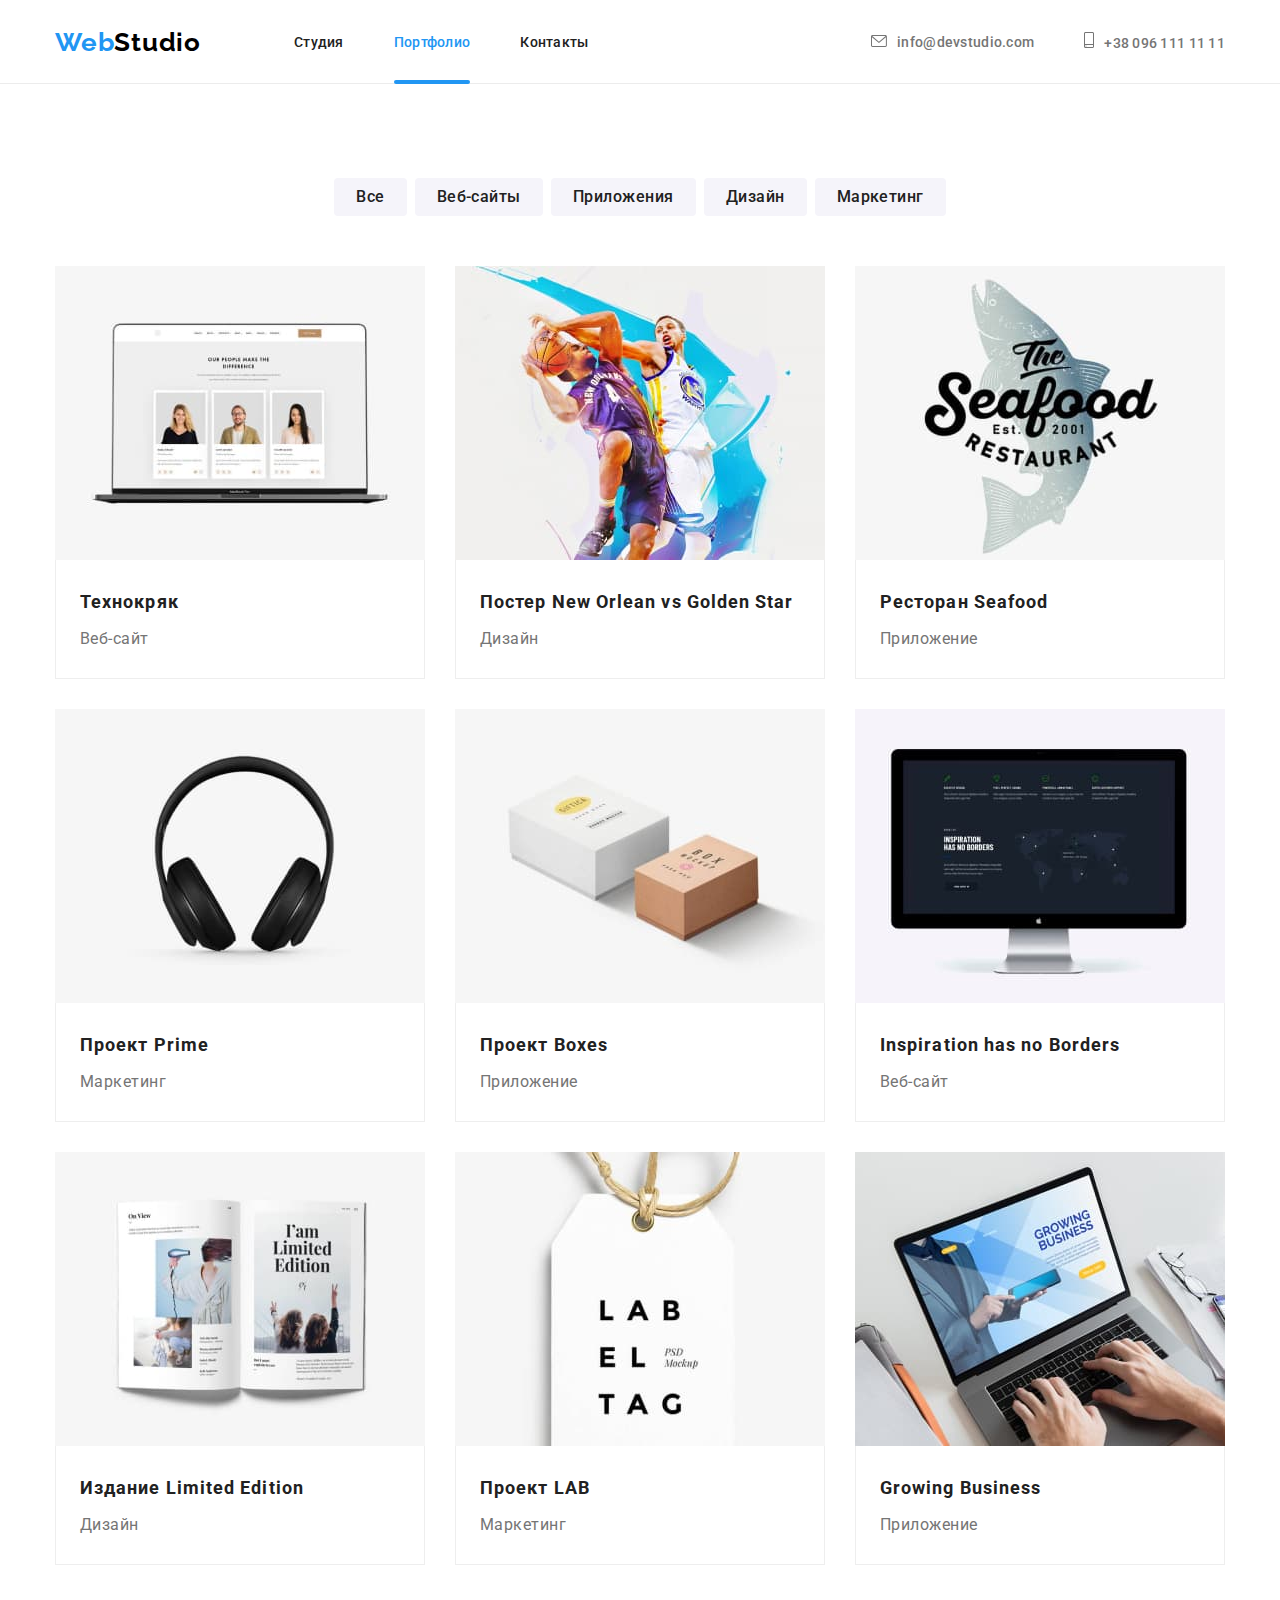
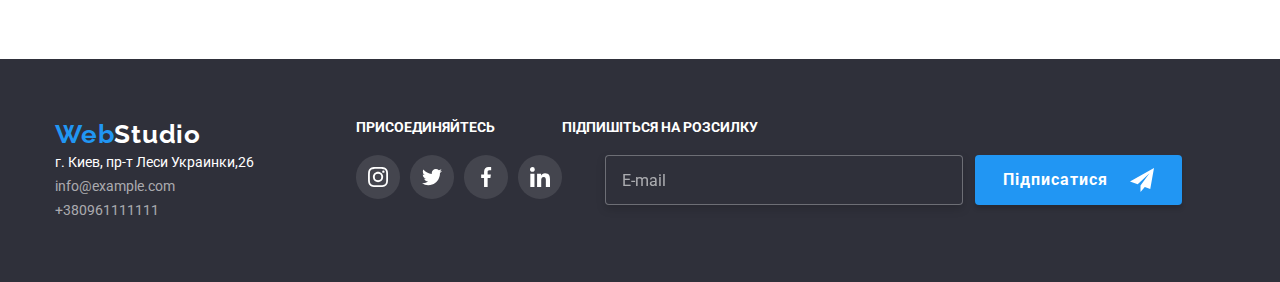
<file: portfolio.html>
<!DOCTYPE html>
<html lang="en">
  <head>
    <meta charset="UTF-8" />
    <meta http-equiv="X-UA-Compatible" content="IE=edge" />
    <meta name="viewport" content="width=device-width, initial-scale=1.0" />
    <title>WebStudio</title>
    <link
      href="https://fonts.googleapis.com/css2?family=Raleway:wght@700&family=Roboto:wght@400;500;700;900&display=swap"
      rel="stylesheet"
    />
    <link
      rel="stylesheet"
      href="https://cdnjs.cloudflare.com/ajax/libs/modern-normalize/1.1.0/modern-normalize.min.css"
    />
    <link rel="stylesheet" href="./css/main.min.css" />
    <!-- <link rel="stylesheet" href="./css/styles.css" /> -->
  </head>
  <body class="body">
    <header class="header border">
      <div class="header__container container box">
        <nav class="header__nav nav box">
          <a href="index.html" class="logo link header__logo"
            >Web<span class="logo__dark">Studio</span></a
          >

          <ul class="nav__list box list">
            <li><a href="index.html" class="nav link">Студия</a></li>
            <li>
              <a href="portfolio.html" class="nav__item link">Портфолио</a>
            </li>
            <li><a href="" class="nav link">Контакты</a></li>
          </ul>
        </nav>

        <ul class="nav__phone box list">
          <li class="nav__current">
            <a href="mailto:info@devstudio.com" class="nav__mail link"
              ><svg class="nav__icon" width="16" height="12">
                <use href="./images/icon.svg#icon-letter"></use></svg
              >info@devstudio.com</a
            >
          </li>
          <li>
            <a href="tel:+380961111111" class="nav__current link"
              ><svg class="nav__img" width="10" height="12">
                <use href="./images/icon.svg#icon-smartphone"></use></svg
              >+38 096 111 11 11</a
            >
          </li>
        </ul>
      </div>
    </header>
    <main>
      <section class="btn__section">
        <div class="btn__container container">
          <h1 class="visually-hidden">Портфолио студии</h1>
          <ul class="btn__list list">
            <li>
              <button type="button" class="btn__item">Все</button>
            </li>
            <li>
              <button type="button" class="btn__item">Веб-сайты</button>
            </li>
            <li>
              <button type="button" class="btn__item">Приложения</button>
            </li>
            <li>
              <button type="button" class="btn__item">Дизайн</button>
            </li>
            <li>
              <button type="button" class="btn__item">Маркетинг</button>
            </li>
          </ul>

          <ul class="progect list">
            <li class="content list item">
              <a href class="card__link project-element link">
                <div class="card__overlay">
                  <img src="./images/img1.jpg" alt="Технокряк" width="370" height="294" />
                  <p class="card__desk">
                    Ресурс пропонує комплексні пропозиції з різним рівнем функціоналу та сервісів.
                    Все це дозволить відвідувачу отримати вичерпні відомості про компанію чи
                    приватну особу.
                  </p>
                </div>
                <div class="card__description">
                  <h2 class="card__title">Технокряк</h2>
                  <p class="card__text">Веб-сайт</p>
                </div>
              </a>
            </li>
            <li class="content list item">
              <a href class="card__link link">
                <div class="card__overlay">
                  <img
                    src="./images/img2.jpg"
                    alt="Постер New Orlean vs Golden Star"
                    width="370"
                    height="294"
                  />
                  <p class="card__desk">
                    Ресурс пропонує комплексні пропозиції з різним рівнем функціоналу та сервісів.
                    Все це дозволить відвідувачу отримати вичерпні відомості про компанію чи
                    приватну особу.
                  </p>
                </div>
                <div class="card__description">
                  <h2 class="card__title">Постер New Orlean vs Golden Star</h2>
                  <p class="card__text">Дизайн</p>
                </div>
              </a>
            </li>
            <li class="content list item">
              <a href class="card__link link">
                <div class="card__overlay">
                  <img src="./images/img3.jpg" alt="Ресторан Seafood" width="370" height="294" />
                  <p class="card__desk">
                    Ресурс пропонує комплексні пропозиції з різним рівнем функціоналу та сервісів.
                    Все це дозволить відвідувачу отримати вичерпні відомості про компанію чи
                    приватну особу.
                  </p>
                </div>
                <div class="card__description">
                  <h2 class="card__title">Ресторан Seafood</h2>
                  <p class="card__text">Приложение</p>
                </div>
              </a>
            </li>
            <li class="content list item">
              <a href class="card__link link" href class="link">
                <div class="card__overlay">
                  <img src="./images/img4.jpg" alt="Проект Prime" width="370" height="294" />
                  <p class="card__desk">
                    Ресурс пропонує комплексні пропозиції з різним рівнем функціоналу та сервісів.
                    Все це дозволить відвідувачу отримати вичерпні відомості про компанію чи
                    приватну особу.
                  </p>
                </div>
                <div class="card__description">
                  <h2 class="card__title">Проект Prime</h2>
                  <p class="card__text">Маркетинг</p>
                </div>
              </a>
            </li>
            <li class="content list item">
              <a href class="card__link link">
                <div class="card__overlay">
                  <img src="./images/img5.jpg" alt="Проект Boxes" width="370" height="294" />
                  <p class="card__desk">
                    Ресурс пропонує комплексні пропозиції з різним рівнем функціоналу та сервісів.
                    Все це дозволить відвідувачу отримати вичерпні відомості про компанію чи
                    приватну особу.
                  </p>
                </div>
                <div class="card__description">
                  <h2 class="card__title">Проект Boxes</h2>
                  <p class="card__text">Приложение</p>
                </div>
              </a>
            </li>
            <li class="content list item">
              <a href class="card__link link">
                <div class="card__overlay">
                  <img
                    src="./images/img6.jpg"
                    alt="Inspiration has no Borders"
                    width="370"
                    height="294"
                  />
                  <p class="card__desk">
                    Ресурс пропонує комплексні пропозиції з різним рівнем функціоналу та сервісів.
                    Все це дозволить відвідувачу отримати вичерпні відомості про компанію чи
                    приватну особу.
                  </p>
                </div>
                <div class="card__description">
                  <h2 class="card__title">Inspiration has no Borders</h2>
                  <p class="card__text">Веб-сайт</p>
                </div>
              </a>
            </li>
            <li class="content list item">
              <a href class="card__link link">
                <div class="card__overlay">
                  <img
                    src="./images/img7.jpg"
                    alt="Издание Limited Edition"
                    width="370"
                    height="294"
                  />
                  <p class="card__desk">
                    Ресурс пропонує комплексні пропозиції з різним рівнем функціоналу та сервісів.
                    Все це дозволить відвідувачу отримати вичерпні відомості про компанію чи
                    приватну особу.
                  </p>
                </div>
                <div class="card__description">
                  <h2 class="card__title">Издание Limited Edition</h2>
                  <p class="card__text">Дизайн</p>
                </div>
              </a>
            </li>
            <li class="content list item">
              <a href class="card__link link">
                <div class="card__overlay">
                  <img src="./images/img8.jpg" alt="Проект LAB" width="370" height="294" />
                  <p class="card__desk">
                    Ресурс пропонує комплексні пропозиції з різним рівнем функціоналу та сервісів.
                    Все це дозволить відвідувачу отримати вичерпні відомості про компанію чи
                    приватну особу.
                  </p>
                </div>
                <div class="card__description">
                  <h2 class="card__title">Проект LAB</h2>
                  <p class="card__text">Маркетинг</p>
                </div>
              </a>
            </li>
            <li class="content list item">
              <a href class="card__link link">
                <div class="card__overlay">
                  <img src="./images/img9.jpg" alt="Growing Business" width="370" height="294" />
                  <p class="card__desk">
                    Ресурс пропонує комплексні пропозиції з різним рівнем функціоналу та сервісів.
                    Все це дозволить відвідувачу отримати вичерпні відомості про компанію чи
                    приватну особу.
                  </p>
                </div>
                <div class="card__description">
                  <h2 class="card__title">Growing Business</h2>
                  <p class="card__text">Приложение</p>
                </div>
              </a>
            </li>
          </ul>
        </div>
      </section>
    </main>
    <footer class="footer">
      <div class="container">
        <div class="footer-aside">
          <a href="Index.html" class="logo link">Web<span class="logo__light">Studio</span></a>
          <address>
            <ul class="list">
              <li class="footer-aside__item footer-it">
                <a
                  href="https://bit.ly/3pXMvUd"
                  target="_blank"
                  rel="noopener noreferrer"
                  class="footer-aside__link link"
                  >г. Киев, пр-т Леси Украинки,26</a
                >
              </li>
              <li class="footer-aside__item footer-it">
                <a href="mailto:info@devstudio.com" class="footer-aside__contact link"
                  >info@example.com</a
                >
              </li>
              <li class="footer-aside__item">
                <a href="tel:+380961111111" class="footer-aside__contact link">+380961111111</a>
              </li>
            </ul>
          </address>
        </div>
        <div>
          <h3 class="section-social__title">присоединяйтесь</h3>
          <ul class="section-social__list list">
            <li>
              <a
                href
                class="section-social__link link"
                target="_blank"
                rel="noopener noreferrer"
                aria-label="Instagram"
              >
                <svg class="social__icon" width="20" height="20">
                  <use href="./images/icon.svg#icon-instagram-member"></use>
                </svg>
              </a>
            </li>
            <li>
              <a
                href=""
                class="section-social__link link"
                target="_blank"
                rel="noopener noreferrer"
                aria-label="Twitter"
              >
                <svg class="social__icon" width="20" height="20">
                  <use href="./images/icon.svg#icon-twitter-member"></use>
                </svg>
              </a>
            </li>
            <li>
              <a
                href=""
                class="section-social__link link"
                target="_blank"
                rel="noopener noreferrer"
                aria-label="Facebook"
              >
                <svg class="social__icon" width="20" height="20">
                  <use href="./images/icon.svg#icon-facebook-member"></use>
                </svg>
              </a>
            </li>
            <li>
              <a
                href=""
                class="section-social__link link"
                target="_blank"
                rel="noopener noreferrer"
                aria-label="LinkedIn"
              >
                <svg class="social__icon" width="20" height="20">
                  <use href="./images/icon.svg#icon-linkedin-member"></use>
                </svg>
              </a>
            </li>
          </ul>
        </div>
        <div class="footer__button">
          <p class="footer__title">Підпишіться на розсилку</p>
          <form class="footer__form" autocomplete="on">
            <label class="footer__label" for="user-email">
              <input
                class="footer__email"
                type="email"
                name="email"
                placeholder="E-mail"
                id="user-email"
            /></label>
            <button class="footer__btn" type="submit">
              <span>Підписатися</span>
              <svg class="footer__icon" width="24" height="24">
                <use href="./images/icon.svg#icon-send"></use>
              </svg>
            </button>
          </form>
        </div>
      </div>
    </footer>
  </body>
</html>
</file>
<file: css/styles.css>
/* :root { */
/* fonts */
/* --main-font: 'Roboto', sans-serif;
  --secondary-font: 'Raleway', sans-serif; */

/* text colors */
/* --primary-color: #212121;
  --secondary-color: #757575;
  --accent-color: #2196f3;
  --text-color: #ffffff; */

/* bg-color */
/* --bg-cl: #2f303a; */

/* отступы между элементами */
/* --indent: 30px;
  --filter-indent: 8px;

  --items: 4;
  --linear-gradient: rgba(47, 48, 58, 0.4);

  --animation: 250ms cubic-bezier(0.4, 0, 0.2, 1); */
/* } */

/* img {
  display: block;
} */
/* .container {
  width: 1200px;
  padding-left: 15px;
  padding-right: 15px;
  margin: 0 auto;
} */

/* h1,
h2,
h3,
h4,
h5,
h6,
p,
ul {
  margin: 0;
  padding: 0;
} */
/* фоновое изображение  с градиентом */
/* .overlay {
  max-width: 1600px;
  height: 600px;
  margin-left: auto;
  margin-right: auto;
  background-image: linear-gradient(to right, var(--linear-gradient), var(--linear-gradient)),
    url(../images/fon.jpg);
  background-size: cover;
  background-position: center;
  background-repeat: no-repeat;
  background-color: #757575;
  padding-top: 200px;
  padding-bottom: 200px;
} */

/* .body {
  font-family: var(--main-font);

  color: var(--primary-color);
} */

/* .box {
  display: flex;
  align-items: center;
} */
/* .section__item,
.item {
  --items: 4;
}
.item {
  flex-basis: calc((100% - var(--indent) * (var(--items) - 1)) / var(--items));
} */
/* header */
/* .nav__list,
.nav__contact {
  display: flex;
  margin-left: auto;
  gap: 50px;
  font-weight: 500;
  font-size: 14px;
  line-height: 1.14;
  letter-spacing: 0.02em;
} */

/* header */
/* .nav__list .link,
.contacts-nav .link {
  display: flex;
  display: block;
  padding: 32px 0;
} */
/* .nav__phone .link {
  display: flex;
  display: block;
  padding: 32px 0;
  gap: 50px;
} */
.contacts-nav {
  margin-left: auto;
}
/* .header {
  margin-left: auto;
  border-bottom: 1px solid #ececec;
} */

/* .nav__mail {
  margin-right: 50px;
} */
/* .link {
  text-decoration: none;
  color: currentColor;
} */
/* .list {
  padding: 0;
  margin: 0;
  list-style: none;
} */

/* .nav {
  margin-right: auto;
  font-weight: 500;
  font-size: 14px;
  line-height: calc(16 / 14);
  letter-spacing: 0.02em;
  color: var(--primary-color);
  transition: color var(--animation);
} */

/* .nav__item:hover,
.nav__item:focus,
.header-link:hover,
.header-link:focus,
.nav__current:hover,
.nav__current:focus {
  color: var(--accent-color);
} */
/* синяя полоска вверху */
/* .nav__item::after {
  content: '';
  display: block;
  position: absolute;
  bottom: -2px;
  left: 0;
  width: 100%;
  height: 4px;
  border-radius: 2px;
  background-color: var(--accent-color);
} */
/* .nav__item,
.nav__item {
  position: relative;
  font-weight: 500;
  font-size: 14px;
  line-height: calc(16 / 14);
  letter-spacing: 0.02em;
  color: var(--accent-color);
} */

/* иконка эмейл */
/* .nav__icon {
  width: 16px;
  height: 12px;
  margin-right: 10px;
  fill: currentColor;
  margin-right: 10px;
} */
/* .nav__img {
  width: 10px;
  height: 16px;
  fill: currentColor;
  margin-right: 10px;
}
.nav__icon:hover,
.nav__icon:focus,
.nav__img:hover,
.nav__img:focus {
  color: var(--accent-color);
  transition: var(--animation);
} */

/* .nav__current {
  font-weight: 500;
  font-size: 14px;
  line-height: calc(16 / 14);
  letter-spacing: 0.02em;
  color: var(--secondary-color);
  transition: color var(--animation);
} */

/* .logo__dark {
  color: #000;
}

.logo {
  margin-right: 93px;
  color: var(--accent-color);
  font-family: 'Raleway';
  font-weight: 700;
  font-size: 26px;
  line-height: calc(31 / 26);
  letter-spacing: 0.03em;
} */

/* .nav {
  color: var(--primary-color);
} */

.header-link:active {
  color: var(--accent-color);
}

/* section */
/* .grey-style {
  padding: 200px 0;
} */
/* .grey-style-text {
  width: 696px;
  margin-top: 0;
  margin: auto;
  margin-bottom: 30px;
  font-weight: 900;
  font-size: 44px;
  line-height: calc(60 / 44);
  text-align: center;
  letter-spacing: 0.06em;
  text-transform: uppercase;
  color: var(--text-color);
} */

/* .grey-style {
  padding: 200px 0;
  font-weight: 700;
  font-size: 16px;
  line-height: calc(30 / 16);
  text-align: center;
  letter-spacing: 0.06em;
  text-transform: uppercase;
  color: var(--text-color);
  background-color: var(--bg-cl);
} */

/* .btn:hover,
.btn:focus {
  background-color: #188ce8;
  color: var(--text-color);
  transition: var(--animation);
}
.btn:active {
  background-color: var(--accent-color);
}

.btn {
  min-width: 216px;
  border-radius: 4px;
  padding: 10px 32px;
  font-family: inherit;
  font-weight: 700;
  font-size: 16px;
  line-height: calc(30 / 16);
  background-color: #2196f3;
  color: var(--text-color);
  border: none;
  text-align: center;
} */
/* cкрытый h */
/* .visually-hidden {
  position: absolute;
  width: 1px;
  height: 1px;
  margin: -1px;
  border: 0;
  padding: 0;
  white-space: nowrap;
  clip-path: inset(100%);
  clip: rect(0 0 0 0);
  overflow: hidden;
} */
/* .section__title {
  margin-top: 0;
  margin-bottom: 10px;
  font-weight: 700;
  font-size: 14px;
  line-height: calc(16 / 14);
  letter-spacing: 0.03em;
  text-transform: uppercase;
  color: var(--primary-color);
} */
/* .section {
  padding-top: 94px;
  padding-bottom: 94px;
} */

/* .section__list {
  gap: 30px;
  list-style: none;
} */

/* для иконок */
/* .section__icon {
  display: flex;
  justify-content: center;
  align-items: center;
  margin-bottom: 30px;
  width: 270px;
  height: 120px;
  background-color: #f5f4fa;
  border-radius: 4px;
  background-position: center;
  background-size: 70px;
}
.section__img {
  max-width: 70px;
  max-height: 70px;
} */

/* секция чем мы занимаемся */

/* .section__text {
  font-weight: 400;
  font-size: 14px;
  line-height: calc(24 / 14);
  letter-spacing: 0.03em;
  color: var(--secondary-color);
} */

/*Чем мы занимаемся*/
/* .section-works__preview {
  padding-top: 0%;
  margin-bottom: 50px;
  font-weight: 700;
  font-size: 36px;
  line-height: calc(42 / 36);
  text-align: center;
  letter-spacing: 0.03em;
  color: var(--primary-color);
} */
/* чем мы занимаемся */
/* .section-works__list {
  gap: 30px;
} */
/* чем мы занимаемся */
/* .section-works {
  padding-bottom: 94px;
} */
/* наша команда */
/* .section-team__item {
  background-color: var(--text-color);
  border-bottom-left-radius: 4px;
  border-bottom-right-radius: 4px;
  box-shadow: 0px 1px 3px rgba(0, 0, 0, 0.12), 0px 1px 1px rgba(0, 0, 0, 0.14),
    0px 2px 1px rgba(0, 0, 0, 0.2);
} */

/*Портфолио*/
/* .btn__list:active {
  color: var(--text-color);
}
.btn__list {
  display: flex;
  justify-content: center;
  gap: var(--filter-indent);
  margin-bottom: 50px;
}
.btn__section {
  border: none;
  padding-top: 94px;
  padding-bottom: 94px;
} */

/* section */
/* .btn__item:hover,
.btn__item:focus {
  background-color: var(--accent-color);
  color: var(--text-color);
}

.btn__item:active {
  background-color: var(--accent-color);
} */
/* Портфолио */
/* .btn__item {
  padding: 6px 22px;
  display: inline-block;
  padding: 6px 22px;
  border-radius: 4px;
  font-family: inherit;
  font-weight: 500;
  font-size: 16px;
  line-height: calc(26 / 16);
  background-color: #f5f4fa;
  color: var(--primary-color);
  border: none;
  text-align: center;
  letter-spacing: 0.03em;
  text-align: center;
  transition: background-color var(--animation), color var(--animation), box-shadow var(--animation);
} */
/* .progect {
  display: flex;
  flex-wrap: wrap;
  gap: var(--indent);
}
.content .list .item {
  --items: 3;
} */

/* описание внутри карточек */
/* .card__description {
  padding: 24px 24px;
  border: 1px solid #eeeeee;
  border-top: none;
}
.card__title {
  margin-bottom: 4px;
  font-weight: 700;
  font-size: 18px;
  line-height: calc(36 / 18);
  letter-spacing: 0.06em;
  color: var(--primary-color);
} */
/* .card__text {
  font-weight: 400;
  font-size: 16px;
  line-height: calc(30 / 16);
  letter-spacing: 0.03em;
  color: var(--secondary-color);
} */
/* тень для карточек */
/* .card__link:hover .card__desk,
.card__link:focus .card__desk {
  transform: translatey(0);
}

.card__link:hover,
.card__link:focus {
  box-shadow: 0px 1px 1px rgba(0, 0, 0, 0.12), 0px 4px 4px rgba(0, 0, 0, 0.06),
    1px 4px 6px rgba(0, 0, 0, 0.16);
} */
/* .card__link {
  display: block;

  transition: box-shadow var(--animation);
} */
/* наша команда */
/* .section-team {
  background-color: #f5f4fa;
}
.section-team__list {
  display: flex;
  flex-wrap: wrap;
  gap: var(--indent);
}
.section-team__description {
  text-align: center;
  padding: 30px;
} */
/* .section-team__name {
  margin-bottom: 10px;
  font-weight: 500;
  font-size: 16px;
  line-height: calc(19 / 16);
  text-align: center;
  letter-spacing: 0.03em;
  color: var(--primary-color);
} */
/* .section-team__position {
  font-weight: 400;
  font-size: 16px;
  line-height: calc(19 / 16);
  text-align: center;
  letter-spacing: 0.03em;
  color: var(--secondary-color);
  margin-bottom: 16px;
}

.grey-style {
  background-color: var(--bg-cl);
} */
/* постояные клиенты */
/* .clients-title {
  margin-bottom: 50px;
  font-weight: 700;
  font-size: 36px;
  line-height: 1.16;
  text-align: center;
  letter-spacing: 0.03em;
  color: var(--primary-color);
} */

/* .clients-items {
  display: flex;
  gap: 30px;
  align-items: center;
  list-style: none;
}

.clients-link {
  display: flex;
  justify-content: center;
  align-items: center;
  width: 170px;
  height: 92px;
  border: 1px solid #afb1b8;
  border-radius: 4px;
  color: #afb1b8;
  transition: border-color var(--animation), color var(--animation);
} */

/* .icon-client {
  fill: currentColor;
}

.clients-link:hover,
.clients-link:focus {
  border-color: var(--accent-color);
  color: var(--accent-color);
  transition: var(--animation);
} */
/* чем мы занимаемся позиционирование */
/* .section-works__thumb {
  position: relative;
} */
/* чем мы занимаемся позиционирование */
/* .section-works__thumb > .section-works__text {
  position: absolute;
  top: 275px;
  right: 50px;
  width: 370px;
  margin: -50px;
  padding: 8px 16px;
  font-family: 'Roboto';
  font-style: normal;
  font-weight: 700;
  font-size: 14px;
  line-height: 56px;
  text-align: center;
  letter-spacing: 0.03em;
  text-transform: uppercase;
  background-color: rgba(47, 48, 58, 0.8);
  color: #fff;
} */

/* выезжающий текст на карточках */
/* .card__overlay {
  position: relative;
  width: 370px;
  height: 294px;
  overflow: hidden;
} */

/* .card__desk {
  position: absolute;
  top: 0;
  left: 0;
  display: block;
  width: 100%;
  height: 100%;
  padding: 63px 24px;
  margin: 0;
  font-weight: 400;
  font-size: 18px;
  line-height: calc(28 / 18);
  letter-spacing: 0.03em;
  color: #ffffff;
  background-color: rgba(33, 150, 243, 0.9);
  transform: translatey(100%);
  transition: transform var(--animation);
} */

/* footer */
/* .footer-logo {
  display: block;
  margin-bottom: 20px;
  color: var(--text-color);
  font-family: 'Raleway';
  font-weight: 700;
  font-size: 26px;
  line-height: calc(31 / 26);
  letter-spacing: 0.03em;
}
.logo__light {
  color: var(--text-color);
}
.footer-aside__item {
  display: block;
} */

/* .footer-it {
  margin-bottom: 9px;
}
.footer-aside__link {
  font-family: 'Roboto';
  font-style: normal;
  font-weight: 400;
  font-size: 14px;
  line-height: calc(24 / 14);
  letter-spacing: 0.03em;
  color: var(--text-color);
} */
/* .footer {
  display: block;
  padding-top: 60px;
  padding-bottom: 60px;
  background-color: var(--bg-cl);
  font-weight: 400;
  font-size: 14px;
  line-height: calc(24 / 14);
  letter-spacing: 0.03em;
  color: var(--text-color);
}

.footer-aside__contact:hover,
.footer-aside__contact:focus {
  color: var(--text-color);
  transition: var(--animation);
} */
/* .footer-aside__contact {
  font-family: 'Roboto';
  font-style: normal;
  font-weight: 400;
  font-size: 14px;
  line-height: calc(24 / 14);
  letter-spacing: 0.03em;
  color: rgba(255, 255, 255, 0.6);
} */
/* отступ присоединяйтесь */
/* .footer-aside {
  margin-right: 70px;
} */
/* контейнеры в футерe */
/* .footer > .container {
  display: flex;
  align-items: baseline;
} */
/* присоединяйтесь */
/* .section-social__title {
  margin-bottom: 20px;
  font-size: 14px;
  line-height: 1.14;
  text-transform: uppercase;
  color: var(--text-color);
}
.section-social__list {
  display: flex;
  align-items: center;
  justify-content: center;
  gap: 10px;
} */
/* иконки соц сетей футер */

/* .icon-footer-inst {
  display: inline-block;
  background-color: #f5f4fa;
  border-radius: 50%;
  width: 44px;
  height: 44px;
  background-color: rgba(255, 255, 255, 0.1);
}
.icon-footer-twitter {
  display: inline-block;
  background-color: #f5f4fa;
  border-radius: 50%;
  width: 44px;
  height: 44px;
  background-color: rgba(255, 255, 255, 0.1);
} */

/* .icon-footer-fb {
  display: inline-block;
  background-color: #f5f4fa;
  border-radius: 50%;
  width: 44px;
  height: 44px;
  background-color: rgba(255, 255, 255, 0.1);
}
.icon-footer-in {
  display: inline-block;
  border-radius: 50%;
  width: 44px;
  height: 44px;
} */

/* .section-social__link {
  display: flex;
  align-items: center;
  justify-content: center;
  border-radius: 50%;
  width: 44px;
  height: 44px;
  background-color: rgba(255, 255, 255, 0.1);
  color: var(--text-color);
  transition: background-color var(--animation), color var(--animation);
} */
/* .social__icon {
  fill: currentColor;
} */

/* .section-social__link:hover,
.section-social__link:focus {
  background-color: var(--accent-color);
  color: var(--text-color);
} */
/* .social-link__icon {
  color: #afb1b8;
} */
/* модальное окно */
/* .backdrop {
  position: fixed;
  width: 100%;
  height: 100%;
  left: 0;
  top: 0;
  background: rgba(0, 0, 0, 0.2);
  transition: visibility var(--animation), opacity var(--animation);
}
.backdrop.is-hidden {
  opacity: 0;
  pointer-events: none;
}
.backdrop.is-hidden .modal {
  transform: translate(-50%, -50%) scale(0.7);
} */

/* .modal {
  position: absolute;
  width: 528px;
  height: 581px;
  left: 50%;
  top: 50%;
  padding: 40px;

  transform: translate(-50%, -50%) scale(1);

  background: #ffffff;
  box-shadow: 0px 1px 3px rgba(0, 0, 0, 0.12), 0px 1px 1px rgba(0, 0, 0, 0.14),
    0px 2px 1px rgba(0, 0, 0, 0.2);
  border-radius: 4px;
  transition: transform var(--animation), opacity var(--animation);
} */
/* .modal-close {
  position: absolute;
  top: 8px;
  right: 8px;
  display: flex;
  align-items: center;
  justify-content: center;
  width: 30px;
  height: 30px;
  padding: 6px;
  background-color: var(--text-color);
  border: 1px solid rgba(0, 0, 0, 0.1);
  border-radius: 50%;
  transition: fill 250ms var(--animation);
} */
/* закрывающая иконка */
/* .modal-close-icon {
  min-width: 11px;
  height: 11px;
}
.modal-close:hover {
  fill: #2196f3;
  cursor: pointer;
} */
/* форма в модальном окне  закоментированая*/
/* .form {
  width: 528px;
  min-height: 581px;
  left: 535px;
  top: 222px;
  padding: 40px;
  margin-left: auto;
  margin-right: auto;

  background: #ffffff;
  box-shadow: 0px 1px 3px rgba(0, 0, 0, 0.12), 0px 1px 1px rgba(0, 0, 0, 0.14),
    0px 2px 1px rgba(0, 0, 0, 0.2);
  border-radius: 4px;
} */
/* .modal-title {
  margin-bottom: 12px;
  font-style: normal;
  font-weight: 700;
  font-size: 20px;
  line-height: 23px;
  text-align: center;
  width: 448px;
  height: 23px;
  left: 576px;
  top: 262px;
  letter-spacing: 0.03em;
  color: #212121;
}
.modal-form {
  display: flex;
  flex-direction: column;
  margin-bottom: 20px;
} */

/* .modal-form input {
  border: 1px solid rgba(33, 33, 33, 0.2);
  border-radius: 4px;
  padding: 6px 10px;
} */

/* имя */
/* .form-label {
  display: block;
  position: relative;
  margin-bottom: 10px;
} */
/* .form-label-name {
  display: block;
  position: relative;
  margin-bottom: 4px;
  text-align: left;
  font-size: 12px;
  line-height: 0.85;
  letter-spacing: 0.01em;
  color: var(--secondary-color);
} */
/* .form-label-text {
  display: block;
  position: relative;
  margin-bottom: 4px;
  text-align: left;
  font-size: 12px;
  line-height: 0.85;
  letter-spacing: 0.01em;
  color: #757575;
} */

/* .modal-icon {
  position: absolute;
  top: 50%;
  left: 15px;
  fill: #212121;
  transform: translateY(-50%);
} */
/* .form-input {
  width: 100%;
  height: 40px;
  border: 1px solid rgba(33, 33, 33, 0.2);
  background-color: #ffffff;
  border-radius: 4px;
  padding: 10px;
  padding-left: 42px;
  padding-right: 42px;
  outline: transparent;
  transition: border-color 250ms var(--accent-color);
}

.form-input:focus {
  border: 1px solid var(--accent-color);
  border-radius: 4px;
  padding-left: 42px;
  padding-right: 42px;
}
.form-input:focus + .modal-icon {
  fill: var(--accent-color);
} */

/* коментарий */
/* .register-form {
  width: 448px;
  height: 120px;
  font-size: 12px;
  border: 1px solid rgba(33, 33, 33, 0.2);
  border-radius: 4px;
  transition: border-color var(--accent-color);
  resize: none;
  padding: 12px 16px;
}

.register-form:focus {
  border-color: 1px solid var(--accent-color);
} */
/* галочка четбокс */
/* .register-checkbox:checked + .form-checkbox-icon > .form-modal-checkbox-check {
  opacity: 1;
}
.form-modal-checkbox-check {
  opacity: 0;
}
.modal-checkbox {
  display: flex;
  align-items: center;
  justify-content: center;
  margin-bottom: 30px;
}
.reg-form {
  position: relative;
  display: flex;
  align-items: center;
  justify-content: center;
  width: 423px;
  height: 24px;
} */

/* .visuaaly-hidden {
  position: absolute;
  white-space: nowrap;
  width: 1px;
  height: 1px;
  overflow: hidden;
  border: 0;
  padding: 0;
  clip: rect(0 0 0 0);
  clip-path: inset(50%);
  margin: -1px;
} */
/* .form-checkbox-icon {
  width: 18px;
  height: 18px;
  background-repeat: no-repeat;
  margin-right: 8px;
}
.form-modal-checkbox-uncheck {
  opacity: 1;
  color: #000;
} */
/* .form-agreement-text {
  font-size: 14px;
  line-height: 1.7;
  letter-spacing: 0.03em;
  user-select: none;
  color: #757575;
}
.form-agreement-link {
  color: var(--accent-color);
  text-decoration: underline;
  text-underline-position: under;
}
.modal-form-spec {
  opacity: 1;
} */
/* кнопка форма */

/* .modal-form-btn {
  display: flex;
  align-items: center;
}

.button-form {
  left: 700px;
  display: block;
  margin-right: auto;
  margin-left: auto;
  box-shadow: 0px 4px 4px rgba(0, 0, 0, 0.15);
  border-radius: 4px;
  padding: 10px 52px;
  font-weight: 700;
  font-size: 16px;
  line-height: 1.9;
  text-align: center;
  letter-spacing: 0.06em;
  cursor: pointer;
  color: #ffffff;
  background: var(--accent-color);
  border-style: none;
  transition: background-color 250ms cubic-bezier(0.4, 0, 0.2, 1);
}
.button-form:hover,
.button-form:focus {
  background-color: #188ce8;
  box-shadow: 0px 4px 4px 0px #00000040;
} */

/* футер подписаться эмейл кнопка  */
/* .footer__form {
  display: flex;
  width: 570px;
  gap: 12px;
  text-align: center;
}
.footer__label {
  display: flex;
  width: 100%;
} */
/* .footer__title {
  font-family: 'Roboto';
  margin-bottom: 20px;
  font-style: normal;
  font-weight: 700;
  font-size: 14px;
  line-height: 16px;
  text-align: left;
  letter-spacing: 0.03em;
  top: 2748px;
  text-transform: uppercase;
  color: var(--text-color);
} */
/* 
.footer__btn {
  color: #fff;
  display: flex;
  justify-content: center;
  -webkit-box-align: center;
  font-family: inherit;
  font-style: normal;
  font-weight: 700;
  font-size: 16px;
  letter-spacing: 0.06em;
  padding-bottom: 10px;
  padding-top: 10px;
  padding-left: 28px;
  padding-right: 13px;
  align-items: center;
  text-align: center;
  letter-spacing: 0.06em;
  background-color: var(--accent-color);
  box-shadow: 0px 4px 4px rgba(0, 0, 0, 0.15);
  border-radius: 4px;
  border-color: var(--accent-color);
  transition-timing-function: cubic-bezier(0.4, 0, 0.2, 1);
} */

/* .footer__icon {
  fill: #fff;
  width: 24px;
  height: 24px;
  margin-left: 12px;
} */
/* .footer__button {
  margin-left: 95px;
}

.footer__button input::placeholder {
  font-size: 16px;
  line-height: 20px;
  color: #757575;
} */
/* .footer__email {
  flex-grow: 1;
  padding: 16px;
  height: 50px;
  background-color: transparent;
  border: 1px solid rgba(255, 255, 255, 0.3);
  filter: drop-shadow(0px 4px 4px rgba(0, 0, 0, 0.15));
  border-radius: 4px;
} */
</file>
<file: css/main.min.css>
:root{--main-font: "Roboto", sans-serif;--secondary-font: "Raleway", sans-serif;--primary-color: #212121;--secondary-color: #757575;--accent-color: #2196f3;--text-color: #ffffff;--bg-cl: #2f303a;--indent: 30px;--filter-indent: 8px;--items: 4;--linear-gradient: rgba(47, 48, 58, 0.4);--animation: 250ms cubic-bezier(0.4, 0, 0.2, 1)}/*! modern-normalize v1.1.0 | MIT License | https://github.com/sindresorhus/modern-normalize */*,::before,::after{-webkit-box-sizing:border-box;box-sizing:border-box}html{line-height:1.15;-webkit-text-size-adjust:100%;-moz-tab-size:4;-o-tab-size:4;tab-size:4}body{margin:0;font-family:system-ui,-apple-system,"Segoe UI",Roboto,Helvetica,Arial,sans-serif,"Apple Color Emoji","Segoe UI Emoji"}hr{height:0;color:inherit}abbr[title]{-webkit-text-decoration:underline dotted;text-decoration:underline dotted}b,strong{font-weight:bolder}code,kbd,samp,pre{font-family:ui-monospace,SFMono-Regular,Consolas,"Liberation Mono",Menlo,monospace;font-size:1em}small{font-size:80%}sub,sup{font-size:75%;line-height:0;position:relative;vertical-align:baseline}sub{bottom:-0.25em}sup{top:-0.5em}table{text-indent:0;border-color:inherit}button,input,optgroup,select,textarea{font-family:inherit;font-size:100%;line-height:1.15;margin:0}button,select{text-transform:none}button,[type=button],[type=reset],[type=submit]{-webkit-appearance:button}::-moz-focus-inner{border-style:none;padding:0}:-moz-focusring{outline:1px dotted ButtonText}:-moz-ui-invalid{box-shadow:none}legend{padding:0}progress{vertical-align:baseline}::-webkit-inner-spin-button,::-webkit-outer-spin-button{height:auto}[type=search]{-webkit-appearance:textfield;outline-offset:-2px}::-webkit-search-decoration{-webkit-appearance:none}::-webkit-file-upload-button{-webkit-appearance:button;font:inherit}summary{display:list-item}.visually-hidden{position:absolute;width:1px;height:1px;margin:-1px;border:0;padding:0;white-space:nowrap;-webkit-clip-path:inset(100%);clip-path:inset(100%);clip:rect(0 0 0 0);overflow:hidden}.visuaaly-hidden{position:absolute;white-space:nowrap;width:1px;height:1px;overflow:hidden;border:0;padding:0;clip:rect(0 0 0 0);-webkit-clip-path:inset(50%);clip-path:inset(50%);margin:-1px}.overlay{max-width:1600px;height:600px;margin-left:auto;margin-right:auto;background-image:-webkit-gradient(linear, left top, right top, from(var(--linear-gradient)), to(var(--linear-gradient))),url(../images/img_sm@1x.jpg);background-image:linear-gradient(to right, var(--linear-gradient), var(--linear-gradient)),url(../images/img_sm@1x.jpg);background-size:cover;background-position:center;background-repeat:no-repeat;background-color:#757575;padding-top:200px;padding-bottom:200px}@media(min-device-pixel-ratio: 2),(-webkit-min-device-pixel-ratio: 2),(min-resolution: 192dpi),(min-resolution: 2dppx){.overlay{background-image:-webkit-gradient(linear, left top, right top, from(var(--linear-gradient)), to(var(--linear-gradient))),url(../images/img_sm@2x.jpg);background-image:linear-gradient(to right, var(--linear-gradient), var(--linear-gradient)),url(../images/img_sm@2x.jpg)}}@media screen and (min-width: 481px){.overlay{background-image:-webkit-gradient(linear, left top, right top, from(var(--linear-gradient)), to(var(--linear-gradient))),url(../images/img_mg@1x.jpg);background-image:linear-gradient(to right, var(--linear-gradient), var(--linear-gradient)),url(../images/img_mg@1x.jpg)}}@media screen and (min-width: 481px)and (min-device-pixel-ratio: 2),screen and (min-width: 481px)and (-webkit-min-device-pixel-ratio: 2),screen and (min-width: 481px)and (min-resolution: 192dpi),screen and (min-width: 481px)and (min-resolution: 2dppx){.overlay{background-image:-webkit-gradient(linear, left top, right top, from(var(--linear-gradient)), to(var(--linear-gradient))),url(../images/img_mg@2x.jpg);background-image:linear-gradient(to right, var(--linear-gradient), var(--linear-gradient)),url(../images/img_mg@2x.jpg)}}@media screen and (min-width: 769px){.overlay{background-image:-webkit-gradient(linear, left top, right top, from(var(--linear-gradient)), to(var(--linear-gradient))),url(../images/img_lg@1x.jpg);background-image:linear-gradient(to right, var(--linear-gradient), var(--linear-gradient)),url(../images/img_lg@1x.jpg)}}@media screen and (min-width: 769px)and (min-device-pixel-ratio: 2),screen and (min-width: 769px)and (-webkit-min-device-pixel-ratio: 2),screen and (min-width: 769px)and (min-resolution: 192dpi),screen and (min-width: 769px)and (min-resolution: 2dppx){.overlay{background-image:-webkit-gradient(linear, left top, right top, from(var(--linear-gradient)), to(var(--linear-gradient))),url(../images/img_lg@2x.jpg);background-image:linear-gradient(to right, var(--linear-gradient), var(--linear-gradient)),url(../images/img_lg@2x.jpg)}}h1,h2,h3,h4,h5,h6,p,ul{margin:0;padding:0}img{display:block;max-width:100%;height:auto}.link{text-decoration:none;color:currentColor}.list{padding:0;margin:0;list-style:none}.body{font-family:var(--main-font);color:var(--primary-color)}.section{padding-top:94px;padding-bottom:94px}.container{min-width:320px;padding-left:15px;padding-right:15px;margin-left:auto;margin-right:auto;padding-left:15px;padding-right:15px}@media screen and (min-width: 480px){.container{max-width:480px}}@media screen and (min-width: 768px){.container{max-width:768px}}@media screen and (min-width: 1200px){.container{max-width:1200px}}.box{display:-webkit-box;display:-ms-flexbox;display:flex}@media screen and (min-width: 1200px){.box{-webkit-box-align:center;-ms-flex-align:center;align-items:center}}.footer>.container{display:-webkit-box;display:-ms-flexbox;display:flex}.progect{display:-webkit-box;display:-ms-flexbox;display:flex;-ms-flex-wrap:wrap;flex-wrap:wrap;gap:var(--indent)}.card-description{padding:24px 24px;border:1px solid #eee;border-top:none}.card__description{padding:24px 24px;border:1px solid #eee;border-top:none}.card__title{margin-bottom:4px;font-weight:700;font-size:18px;line-height:2;letter-spacing:.06em;color:var(--primary-color)}.card__text{font-weight:400;font-size:16px;line-height:1.875;letter-spacing:.03em;color:var(--secondary-color)}.card__link:hover .card__desk,.card__link:focus .card__desk{-webkit-transform:translatey(0);transform:translatey(0)}.card__link:hover,.card__link:focus{-webkit-box-shadow:0px 1px 1px rgba(0,0,0,.12),0px 4px 4px rgba(0,0,0,.06),1px 4px 6px rgba(0,0,0,.16);box-shadow:0px 1px 1px rgba(0,0,0,.12),0px 4px 4px rgba(0,0,0,.06),1px 4px 6px rgba(0,0,0,.16)}.card__link{display:block;-webkit-transition:-webkit-box-shadow var(--animation);transition:-webkit-box-shadow var(--animation);transition:box-shadow var(--animation);transition:box-shadow var(--animation), -webkit-box-shadow var(--animation)}.card__overlay{position:relative;width:370px;height:294px;overflow:hidden}.card__desk{position:absolute;top:0;left:0;display:block;width:100%;height:100%;padding:63px 24px;margin:0;font-weight:400;font-size:18px;line-height:1.5555555556;letter-spacing:.03em;color:#fff;background-color:rgba(33,150,243,.9);-webkit-transform:translatey(100%);transform:translatey(100%);-webkit-transition:-webkit-transform var(--animation);transition:-webkit-transform var(--animation);transition:transform var(--animation);transition:transform var(--animation), -webkit-transform var(--animation)}.btn{min-width:216px;border-radius:4px;padding:10px 32px;font-family:inherit;font-weight:700;font-size:16px;line-height:1.875;background-color:#2196f3;color:var(--text-color);border:none;text-align:center}.btn:hover,.btn:focus{background-color:#188ce8;color:var(--text-color);-webkit-transition:var(--animation);transition:var(--animation)}.btn:active{background-color:var(--accent-color)}.modal-form-btn{display:-webkit-box;display:-ms-flexbox;display:flex;-webkit-box-align:center;-ms-flex-align:center;align-items:center}.button-form{left:700px;display:block;margin-right:auto;margin-left:auto;-webkit-box-shadow:0px 4px 4px rgba(0,0,0,.15);box-shadow:0px 4px 4px rgba(0,0,0,.15);border-radius:4px;padding:10px 52px;font-weight:700;font-size:16px;line-height:1.9;text-align:center;letter-spacing:.06em;cursor:pointer;color:#fff;background:var(--accent-color);border-style:none;-webkit-transition:background-color 250ms cubic-bezier(0.4, 0, 0.2, 1);transition:background-color 250ms cubic-bezier(0.4, 0, 0.2, 1)}.button-form:hover,.button-form:focus{background-color:#188ce8;-webkit-box-shadow:0px 4px 4px 0px rgba(0,0,0,.2509803922);box-shadow:0px 4px 4px 0px rgba(0,0,0,.2509803922)}.header{margin-left:auto;border-bottom:1px solid #ececec}@media screen and (max-width: 767px){.header{padding-top:16px;padding-bottom:16px}}@media screen and (max-width: 767px){.header__nav,.nav__contact{display:none}}@media screen and (min-width: 768px){.nav__contact{display:-webkit-box;display:-ms-flexbox;display:flex;-webkit-box-orient:vertical;-webkit-box-direction:normal;-ms-flex-direction:column;flex-direction:column;gap:10px;-webkit-box-pack:center;-ms-flex-pack:center;justify-content:center}}@media screen and (min-width: 1200px){.nav__contact{-webkit-box-orient:horizontal;-webkit-box-direction:normal;-ms-flex-direction:row;flex-direction:row;gap:30px}}.section{padding-top:60px;padding-bottom:60px}@media screen and (min-width: 1200px){.section{padding-top:94px;padding-bottom:94px}}.section__list{display:-webkit-box;display:-ms-flexbox;display:flex;-webkit-box-orient:vertical;-webkit-box-direction:normal;-ms-flex-direction:column;flex-direction:column;padding:0;-ms-flex-wrap:wrap;flex-wrap:wrap;gap:30px;list-style:none;margin-right:1px}@media screen and (min-width: 768px){.section__list{-webkit-box-orient:horizontal;-webkit-box-direction:normal;-ms-flex-direction:row;flex-direction:row}}@media screen and (min-width: 1200px){.section__list{-ms-flex-wrap:nowrap;flex-wrap:nowrap}}.section-social__list{display:-webkit-box;display:-ms-flexbox;display:flex;-webkit-box-pack:center;-ms-flex-pack:center;justify-content:center;gap:10px}@media screen and (min-width: 768px){.section__item{-ms-flex-preferred-size:calc((100% - 30px)/2);flex-basis:calc((100% - 30px)/2)}}.section__img{max-width:70px;max-height:70px}.section__title{margin-top:0;margin-bottom:10px;font-weight:700;font-size:14px;line-height:1.1428571429;letter-spacing:.03em;text-transform:uppercase;text-align:center}@media screen and (min-width: 768px){.section__title{text-align:left}}.section__text{font-weight:400;font-size:14px;line-height:1.7142857143;letter-spacing:.03em;color:var(--secondary-color)}.section-works__preview{padding-top:0%;margin-bottom:50px;font-weight:700;font-size:36px;line-height:1.1666666667;text-align:center;letter-spacing:.03em;color:var(--primary-color)}.section-works__list{gap:30px}.section-works{display:none}@media screen and (min-width: 1200px){.section-works{display:block;padding-bottom:94px}}@media screen and (max-width: 1200px){.section-works{display:none}}.section-team__item{background-color:var(--text-color);border-bottom-left-radius:4px;border-bottom-right-radius:4px;-webkit-box-shadow:0px 1px 3px rgba(0,0,0,.12),0px 1px 1px rgba(0,0,0,.14),0px 2px 1px rgba(0,0,0,.2);box-shadow:0px 1px 3px rgba(0,0,0,.12),0px 1px 1px rgba(0,0,0,.14),0px 2px 1px rgba(0,0,0,.2)}.btn__item:hover,.btn__item:focus{background-color:var(--accent-color);color:var(--text-color)}.btn__item:active{background-color:var(--accent-color)}.section-team{background-color:#f5f4fa}.section-team__list{-ms-flex-wrap:wrap;flex-wrap:wrap;gap:var(--indent)}.section-team__description{text-align:center;padding:30px}.section-team__name{margin-bottom:10px;font-weight:500;font-size:16px;line-height:1.1875;text-align:center;letter-spacing:.03em;color:var(--primary-color)}.section-team__position{font-weight:400;font-size:16px;line-height:1.1875;text-align:center;letter-spacing:.03em;color:var(--secondary-color);margin-bottom:16px}.clients-title{margin-bottom:30px;font-weight:700;font-size:28px;line-height:1.17;text-align:center;letter-spacing:.03em;color:var(--primary-color)}@media screen and (min-width: 1200px){.clients-title{margin-bottom:50px;font-size:36px;line-height:1.16}}.clients-items{display:-webkit-box;display:-ms-flexbox;display:flex;-ms-flex-wrap:wrap;flex-wrap:wrap;-webkit-box-pack:center;-ms-flex-pack:center;justify-content:center;gap:30px;-webkit-box-align:center;-ms-flex-align:center;align-items:center;list-style:none}.clients-link{display:-webkit-box;display:-ms-flexbox;display:flex;-webkit-box-pack:center;-ms-flex-pack:center;justify-content:center;-webkit-box-align:center;-ms-flex-align:center;align-items:center;width:210px;height:92px;border:1px solid #afb1b8;border-radius:4px;color:#afb1b8;-webkit-transition:border-color var(--animation),color var(--animation);transition:border-color var(--animation),color var(--animation)}@media screen and (min-width: 768px){.clients-link{width:226px}}@media screen and (min-width: 1200px){.clients-link{width:170px}}.icon-client{fill:currentColor}.clients-link:hover,.clients-link:focus{border-color:var(--accent-color);color:var(--accent-color);-webkit-transition:var(--animation);transition:var(--animation)}.section-works__thumb{position:relative;width:100%}.section-works__thumb>.section-works__text{position:absolute;top:275px;right:50px;width:370px;margin:-50px;padding:8px 16px;font-family:"Roboto";font-style:normal;font-weight:700;font-size:14px;line-height:56px;text-align:center;letter-spacing:.03em;text-transform:uppercase;background-color:rgba(47,48,58,.8);color:#fff}.section-social__link{display:-webkit-box;display:-ms-flexbox;display:flex;-webkit-box-align:center;-ms-flex-align:center;align-items:center;-webkit-box-pack:center;-ms-flex-pack:center;justify-content:center;border-radius:50%;width:44px;height:44px;background-color:rgba(255,255,255,.1);color:var(--text-color);-webkit-transition:background-color var(--animation),color var(--animation);transition:background-color var(--animation),color var(--animation)}.section-social__link:hover,.section-social__link:focus{background-color:var(--accent-color);color:var(--text-color)}.footer{padding-top:60px;padding-bottom:60px;background-color:var(--bg-cl)}.footer__flex{display:-webkit-box;display:-ms-flexbox;display:flex;-webkit-box-orient:vertical;-webkit-box-direction:normal;-ms-flex-direction:column;flex-direction:column;-webkit-box-align:center;-ms-flex-align:center;align-items:center;-webkit-box-pack:center;-ms-flex-pack:center;justify-content:center}@media screen and (min-width: 768px){.footer__flex{-webkit-box-orient:horizontal;-webkit-box-direction:normal;-ms-flex-direction:row;flex-direction:row;-ms-flex-wrap:wrap;flex-wrap:wrap;-webkit-box-align:baseline;-ms-flex-align:baseline;align-items:baseline;-ms-flex-pack:distribute;justify-content:space-around}}@media screen and (min-width: 1200px){.footer__flex{-ms-flex-wrap:nowrap;flex-wrap:nowrap}}.footer-aside{text-align:center;margin-bottom:60px}@media screen and (min-width: 1200px){.footer-aside{text-align:left;margin-left:0;margin-bottom:0;margin-right:70px;min-width:231px}}.footer__list{display:-webkit-box;display:-ms-flexbox;display:flex;-webkit-box-orient:vertical;-webkit-box-direction:normal;-ms-flex-direction:column;flex-direction:column;gap:8px}@media screen and (min-width: 1200px){.footer__list{gap:9px}}.footer-aside__link{font-style:normal;font-size:14px;line-height:1.7142857143;color:var(--text-color)}.footer-aside__contact{font-style:normal;font-size:14px;line-height:1.7142857143;color:rgba(255,255,255,.6);-webkit-transition:color 250ms cubic-bezier(0.4, 0, 0.2, 1);transition:color 250ms cubic-bezier(0.4, 0, 0.2, 1)}.footer-aside__contact:hover,.footer-aside__contact:focus{color:var(--accent-color)}.footer__logo{margin-bottom:20px}.footer__connect{text-align:center;margin-bottom:60px}@media screen and (min-width: 1200px){.footer__connect{margin-right:93px;margin-bottom:0}}.section-social__title{margin:0;margin-bottom:20px;font-weight:700;font-size:14px;line-height:1.1428571429;text-transform:uppercase;color:#fff;text-align:center}@media screen and (min-width: 1200px){.section-social__title{text-align:left}}.section-social__link{display:-webkit-box;display:-ms-flexbox;display:flex;-webkit-box-align:center;-ms-flex-align:center;align-items:center;-webkit-box-pack:center;-ms-flex-pack:center;justify-content:center;width:44px;height:44px;border-radius:50%;background:rgba(255,255,255,.1);color:#fff;-webkit-transition-property:background-color;transition-property:background-color;-webkit-transition-duration:250ms;transition-duration:250ms;-webkit-transition-timing-function:cubic-bezier(0.4, 0, 0.2, 1);transition-timing-function:cubic-bezier(0.4, 0, 0.2, 1)}.section-social__link:hover,.section-social__link:focus{background-color:var(--accent-color)}.social__icon{fill:currentColor}.footer__button{width:100%}.footer__title{margin:0;margin-bottom:20px;font-weight:700;font-size:14px;line-height:1.1428571429;text-transform:uppercase;color:#fff;text-align:center}@media screen and (min-width: 1200px){.footer__title{text-align:left}}.footer__form{display:-webkit-box;display:-ms-flexbox;display:flex;-webkit-box-align:center;-ms-flex-align:center;align-items:center;-webkit-box-orient:vertical;-webkit-box-direction:normal;-ms-flex-direction:column;flex-direction:column;-webkit-box-pack:center;-ms-flex-pack:center;justify-content:center;gap:20px;width:100%}@media screen and (min-width: 1200px){.footer__form{-webkit-box-orient:horizontal;-webkit-box-direction:normal;-ms-flex-direction:row;flex-direction:row;gap:12px}}.footer__email{width:450px;height:50px;border:1px solid rgba(255,255,255,.3);background-color:var(--bg-cl);border-radius:4px;padding:15px 16px;-webkit-filter:drop-shadow(0px 4px 4px rgba(0, 0, 0, 0.15));filter:drop-shadow(0px 4px 4px rgba(0, 0, 0, 0.15))}.footer__email::-webkit-input-placeholder{font-size:16px;line-height:1.25;color:rgba(255,255,255,.6)}.footer__email::-moz-placeholder{font-size:16px;line-height:1.25;color:rgba(255,255,255,.6)}.footer__email:-ms-input-placeholder{font-size:16px;line-height:1.25;color:rgba(255,255,255,.6)}.footer__email::-ms-input-placeholder{font-size:16px;line-height:1.25;color:rgba(255,255,255,.6)}.footer__email::placeholder{font-size:16px;line-height:1.25;color:rgba(255,255,255,.6)}@media screen and (min-width: 1200px){.footer__email{max-width:358px}}.footer__btn{display:-webkit-box;display:-ms-flexbox;display:flex;-webkit-box-align:center;-ms-flex-align:center;align-items:center;-webkit-box-pack:center;-ms-flex-pack:center;justify-content:center;gap:10px;padding:10px 28px;font-family:inherit;font-weight:700;font-size:16px;line-height:1.875;letter-spacing:.06em;background-color:var(--accent-color);color:#fff;-webkit-box-shadow:0px 4px 4px rgba(0,0,0,.15);box-shadow:0px 4px 4px rgba(0,0,0,.15);border-radius:4px;border-style:none;cursor:pointer}.nav{margin-right:auto;font-weight:500;font-size:14px;line-height:1.1428571429;letter-spacing:.02em;color:var(--primary-color);-webkit-transition:color var(--animation);transition:color var(--animation)}.nav__list{display:-webkit-box;display:-ms-flexbox;display:flex;margin-left:auto;gap:50px;font-weight:500;font-size:14px;line-height:1.14;letter-spacing:.02em}.nav__contact .link{display:-webkit-box;display:-ms-flexbox;display:flex;margin-left:auto;font-weight:500;font-size:14px;line-height:1.14;letter-spacing:.02em}@media screen and (min-width: 1200px){.nav__contact .link{margin-left:auto}}.nav__current{font-weight:500;font-size:14px;line-height:1.1428571429;letter-spacing:.02em;color:var(--secondary-color);-webkit-transition:color var(--animation);transition:color var(--animation)}.nav__list .link{display:-webkit-box;display:-ms-flexbox;display:flex;display:block;padding:32px 0}.nav__phone .link{display:-webkit-box;display:-ms-flexbox;display:flex;display:block;padding:32px 0;gap:50px}.nav__mail{margin-right:50px}.nav__item:hover,.nav__item:focus,.header-link:hover,.header-link:focus,.nav__current:hover,.nav__current:focus{color:var(--accent-color)}.nav__item::after{content:"";display:block;position:absolute;bottom:-2px;left:0;width:100%;height:4px;border-radius:2px;background-color:var(--accent-color)}.nav__item{position:relative;font-weight:500;font-size:14px;line-height:1.1428571429;letter-spacing:.02em;color:var(--accent-color)}.nav__icon{width:16px;height:12px;margin-right:10px;fill:currentColor;margin-right:10px}.nav__img{width:10px;height:16px;fill:currentColor;margin-right:10px}.nav__icon:hover,.nav__icon:focus,.nav__img:hover,.nav__img:focus{color:var(--accent-color);-webkit-transition:var(--animation);transition:var(--animation)}.grey-style-text{width:360px;margin-left:auto;margin-right:auto;margin-bottom:30px;font-weight:900;font-size:26px;line-height:1.3636363636;text-align:center;letter-spacing:.06em;text-transform:uppercase;color:var(--text-color)}@media screen and (min-width: 1200px){.grey-style-text{width:696px;margin-top:0;font-size:44px}}.grey-style{padding:200px 0;font-weight:700;font-size:16px;line-height:1.875;text-align:center;letter-spacing:.06em;text-transform:uppercase;color:var(--text-color);background-color:var(--bg-cl)}.section__icon{display:-webkit-box;display:-ms-flexbox;display:flex;-webkit-box-pack:center;-ms-flex-pack:center;justify-content:center;-webkit-box-align:center;-ms-flex-align:center;align-items:center;height:120px;background-color:#f5f4fa;margin-bottom:30px;border-radius:4px;background-position:center;background-size:70px}@media screen and (min-width: 1200px){.section__icon{margin-bottom:30px;width:270px}}.section__img{max-width:70px;max-height:70px}.icon-footer-inst{display:inline-block;background-color:#f5f4fa;border-radius:50%;width:44px;height:44px;background-color:rgba(255,255,255,.1)}.icon-footer-twitter{display:inline-block;background-color:#f5f4fa;border-radius:50%;width:44px;height:44px;background-color:rgba(255,255,255,.1)}.icon-footer-fb{display:inline-block;background-color:#f5f4fa;border-radius:50%;width:44px;height:44px;background-color:rgba(255,255,255,.1)}.icon-footer-in{display:inline-block;border-radius:50%;width:44px;height:44px}.social__icon{fill:currentColor}.social-link__icon{color:#afb1b8}.modal-close-icon{min-width:11px;height:11px}.modal-close:hover{fill:#2196f3;cursor:pointer}.modal-icon{position:absolute;top:50%;left:15px;fill:#212121;-webkit-transform:translateY(-50%);transform:translateY(-50%)}.form-checkbox-icon{width:18px;height:18px;background-repeat:no-repeat;margin-right:8px}.form-modal-checkbox-uncheck{opacity:1;color:#000}.footer__icon{fill:#fff;width:24px;height:24px;margin-left:12px}.btn__list:active{color:var(--text-color)}.btn__list{display:-webkit-box;display:-ms-flexbox;display:flex;-webkit-box-pack:center;-ms-flex-pack:center;justify-content:center;gap:var(--filter-indent);margin-bottom:50px}.btn__section{border:none;padding-top:94px;padding-bottom:94px}.btn__item{padding:6px 22px;display:inline-block;padding:6px 22px;border-radius:4px;font-family:inherit;font-weight:500;font-size:16px;line-height:1.625;background-color:#f5f4fa;color:var(--primary-color);border:none;text-align:center;letter-spacing:.03em;text-align:center;-webkit-transition:background-color var(--animation),color var(--animation),-webkit-box-shadow var(--animation);transition:background-color var(--animation),color var(--animation),-webkit-box-shadow var(--animation);transition:background-color var(--animation),color var(--animation),box-shadow var(--animation);transition:background-color var(--animation),color var(--animation),box-shadow var(--animation),-webkit-box-shadow var(--animation)}.progect{display:-webkit-box;display:-ms-flexbox;display:flex;-ms-flex-wrap:wrap;flex-wrap:wrap;gap:var(--indent)}.content .list .item{--items: 3}.backdrop{position:fixed;width:100%;height:100%;left:0;top:0;background:rgba(0,0,0,.2);-webkit-transition:visibility var(--animation),opacity var(--animation);transition:visibility var(--animation),opacity var(--animation)}.backdrop.is-hidden{opacity:0;pointer-events:none}.backdrop.is-hidden .modal{-webkit-transform:translate(-50%, -50%) scale(0.7);transform:translate(-50%, -50%) scale(0.7)}.modal{position:absolute;width:450px;left:50%;top:50%;padding:40px;-webkit-transform:translate(-50%, -50%) scale(1);transform:translate(-50%, -50%) scale(1);background:#fff;-webkit-box-shadow:0px 1px 3px rgba(0,0,0,.12),0px 1px 1px rgba(0,0,0,.14),0px 2px 1px rgba(0,0,0,.2);box-shadow:0px 1px 3px rgba(0,0,0,.12),0px 1px 1px rgba(0,0,0,.14),0px 2px 1px rgba(0,0,0,.2);border-radius:4px;-webkit-transition:opacity var(--animation),-webkit-transform var(--animation);transition:opacity var(--animation),-webkit-transform var(--animation);transition:transform var(--animation),opacity var(--animation);transition:transform var(--animation),opacity var(--animation),-webkit-transform var(--animation)}@media screen and (min-width: 1200px){.modal{min-width:528px;min-height:581px}}.modal-close{position:absolute;top:8px;right:8px;display:-webkit-box;display:-ms-flexbox;display:flex;-webkit-box-align:center;-ms-flex-align:center;align-items:center;-webkit-box-pack:center;-ms-flex-pack:center;justify-content:center;width:30px;height:30px;padding:6px;background-color:var(--text-color);border:1px solid rgba(0,0,0,.1);border-radius:50%;-webkit-transition:fill 250ms var(--animation);transition:fill 250ms var(--animation)}.modal-title{margin-bottom:12px;font-style:normal;font-weight:700;font-size:20px;text-align:center;width:370px;left:576px;top:262px;letter-spacing:.03em;color:#212121}@media screen and (min-width: 1200px){.modal-title{width:448px}}.modal-form{display:-webkit-box;display:-ms-flexbox;display:flex;-webkit-box-orient:vertical;-webkit-box-direction:normal;-ms-flex-direction:column;flex-direction:column;margin-bottom:20px}.modal-form input{border:1px solid rgba(33,33,33,.2);border-radius:4px;padding:6px 10px}.form-label{display:block;position:relative;margin-bottom:10px}.form-label-name{display:block;position:relative;margin-bottom:4px;text-align:left;font-size:12px;line-height:.85;letter-spacing:.01em;color:var(--secondary-color)}.form-label-text{display:block;position:relative;margin-bottom:4px;text-align:left;font-size:12px;line-height:.85;letter-spacing:.01em;color:#757575}.form-input{width:100%;height:40px;border:1px solid rgba(33,33,33,.2);background-color:#fff;border-radius:4px;padding:10px;padding-left:42px;padding-right:42px;outline:rgba(0,0,0,0);-webkit-transition:border-color 250ms var(--accent-color);transition:border-color 250ms var(--accent-color)}.form-input:focus{border:1px solid var(--accent-color);border-radius:4px;padding-left:42px;padding-right:42px}.form-input:focus+.modal-icon{fill:var(--accent-color)}.register-form{width:370px;height:120px;font-size:12px;border:1px solid rgba(33,33,33,.2);border-radius:4px;-webkit-transition:border-color var(--accent-color);transition:border-color var(--accent-color);resize:none;padding:12px 16px}@media screen and (min-width: 1200px){.register-form{width:448px}}.register-form:focus{border-color:1px solid var(--accent-color)}.register-checkbox:checked+.form-checkbox-icon>.form-modal-checkbox-check{opacity:1}.form-modal-checkbox-check{opacity:0}.modal-checkbox{display:-webkit-box;display:-ms-flexbox;display:flex;-webkit-box-align:center;-ms-flex-align:center;align-items:center;-webkit-box-pack:center;-ms-flex-pack:center;justify-content:center;margin-bottom:30px}.reg-form{position:relative;display:-webkit-box;display:-ms-flexbox;display:flex;-webkit-box-align:center;-ms-flex-align:center;align-items:center;-webkit-box-pack:center;-ms-flex-pack:center;justify-content:center;width:423px;height:24px}.form-agreement-text{font-size:12px;line-height:1.7;letter-spacing:.03em;-webkit-user-select:none;-moz-user-select:none;-ms-user-select:none;user-select:none;color:#757575}@media screen and (min-width: 1200px){.form-agreement-text{font-size:14px}}.form-agreement-link{color:var(--accent-color);text-decoration:underline;text-underline-position:under}.modal-form-spec{opacity:1}.logo__light{color:var(--text-color)}.logo__dark{color:#000}.logo{color:var(--accent-color);font-family:"Raleway";font-weight:700;font-size:26px;line-height:1.1923076923;letter-spacing:.03em}.header__logo{margin-right:88px}@media screen and (min-width: 768px){.header__logo{margin-top:26px}}@media screen and (min-width: 1200px){.header__logo{margin-right:93px;margin-bottom:25px}}.menu_open{display:-webkit-box;display:-ms-flexbox;display:flex;-webkit-box-align:center;-ms-flex-align:center;align-items:center;-webkit-box-pack:center;-ms-flex-pack:center;justify-content:center;width:40px;height:40px;padding:0;margin-left:auto;background-color:rgba(0,0,0,0);border:none;cursor:pointer}@media screen and (min-width: 768px){.menu_open{display:none}}.menu-container{position:fixed;top:0;left:0;z-index:1000;display:-webkit-box;display:-ms-flexbox;display:flex;-webkit-box-orient:vertical;-webkit-box-direction:normal;-ms-flex-direction:column;flex-direction:column;width:100vw;height:100vh;padding:40px 48px;background-color:#fff;-webkit-transform:translateX(100%);transform:translateX(100%);transition:transform 250ms cubic-bezier(0.4, 0, 0.2, 1),-webkit-transform 250ms cubic-bezier(0.4, 0, 0.2, 1)}.menu-container.is-open{-webkit-transform:translateX(0);transform:translateX(0)}@media screen and (min-width: 768px){.menu-container{display:none}}.menu-toggle{position:absolute;top:10px;right:15px;background-color:rgba(0,0,0,0);border:none}.menu-toggle:hover,.menu-toggle:focus{color:var(--accent-color)}.menu__link--phone{font-weight:500;font-size:34px;line-height:1.17;letter-spacing:.02em;color:var(--accent-color)}.menu__link--email{font-size:24px;line-height:1.1666666667;color:var(--secondary-color)}.menu__link{font-weight:500;font-size:18px;line-height:1.2222222222;color:var(--accent-color)}.mobile-menu{display:-webkit-box;-webkit-box-orient:vertical;gap:32px;margin-bottom:auto}.mobile-menu:hover{color:var(--accent-color)}.mobile__header{display:-webkit-box;display:-ms-flexbox;display:flex;-webkit-box-align:center;-ms-flex-align:center;align-items:center;-webkit-box-pack:justify;-ms-flex-pack:justify;justify-content:space-between}.mobile__item{font-weight:500;font-size:40px;line-height:1.175;letter-spacing:.02em;color:#212121}.mobile__link{font-weight:500;font-size:40px;line-height:1.17;letter-spacing:.02em;color:#212121;text-decoration:none;color:currentColor}.mobile-contacts{display:-ms-flexbox;display:flex;display:-webkit-box;-webkit-box-orient:vertical;gap:32px}.mobile-sotials{display:-webkit-box;display:-ms-flexbox;display:flex;-webkit-box-orient:horizontal;gap:10px;margin-top:64px}/*# sourceMappingURL=main.min.css.map */
</file>
